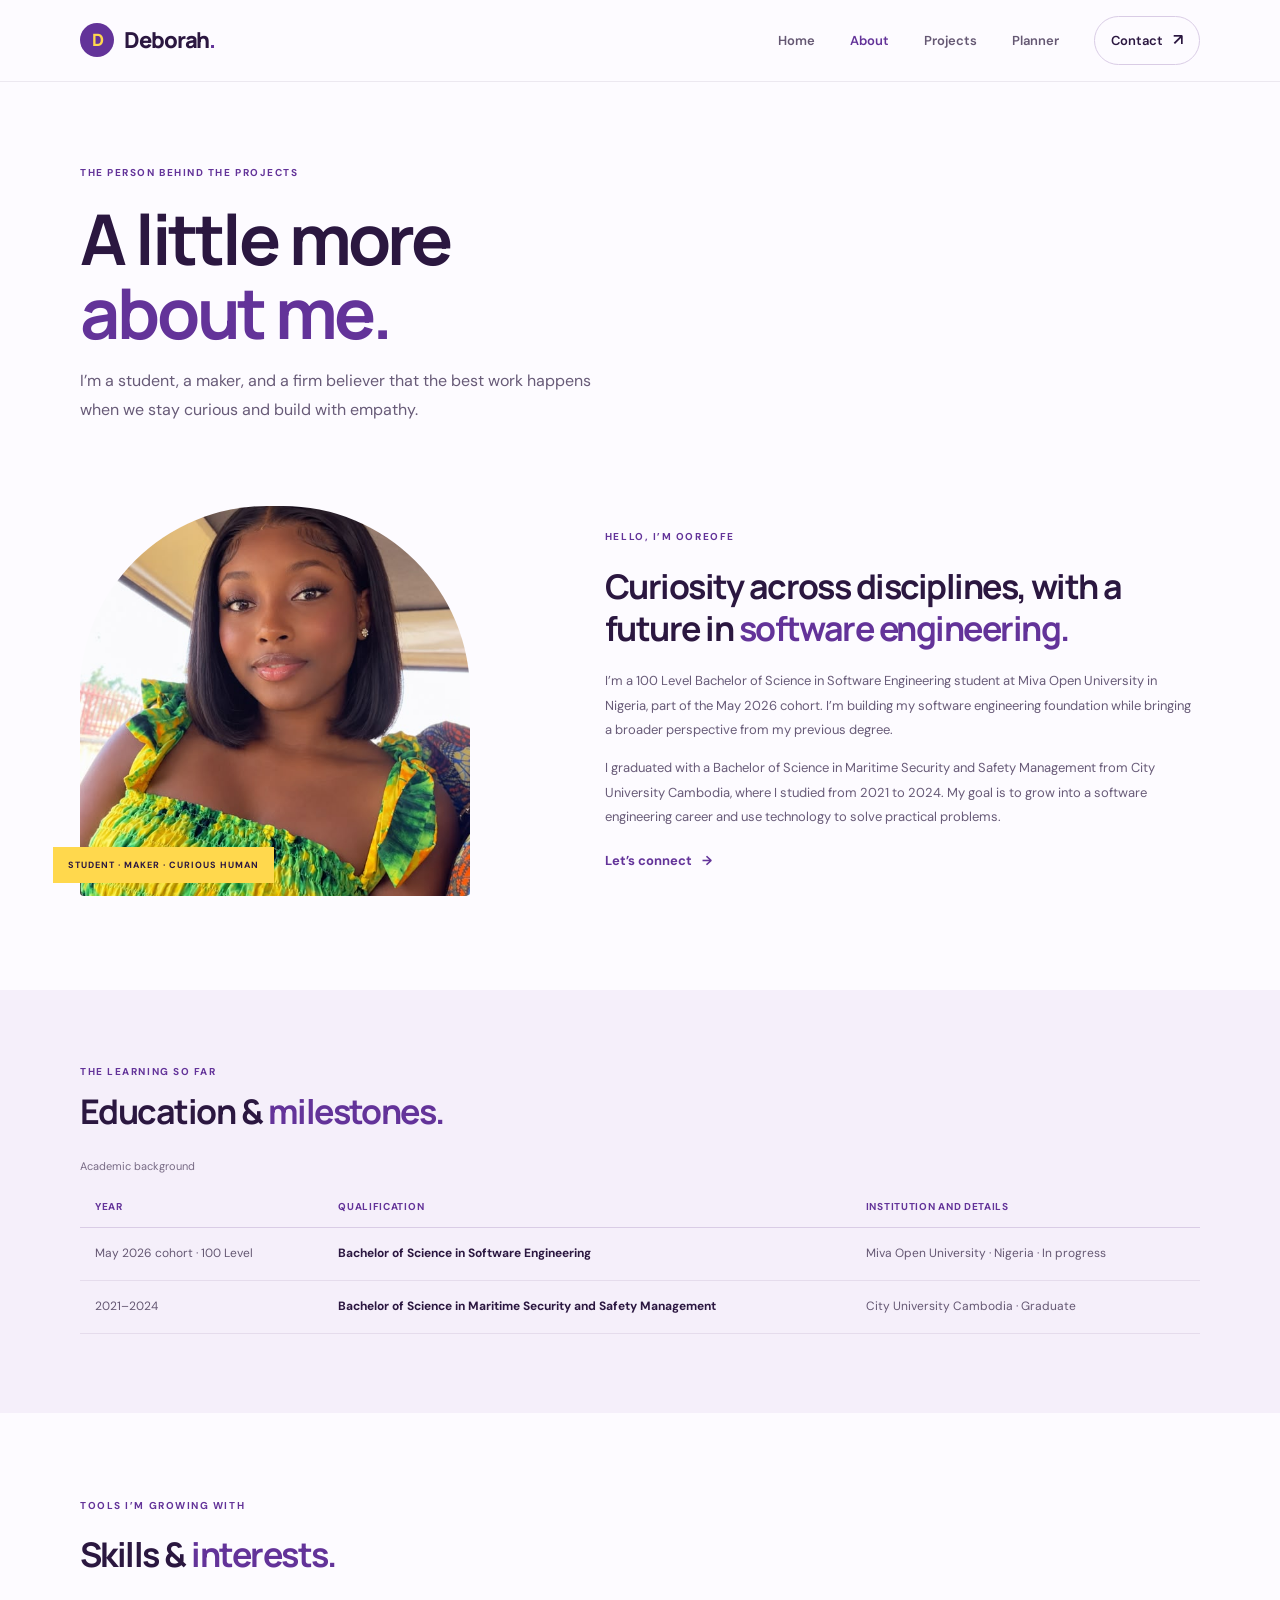
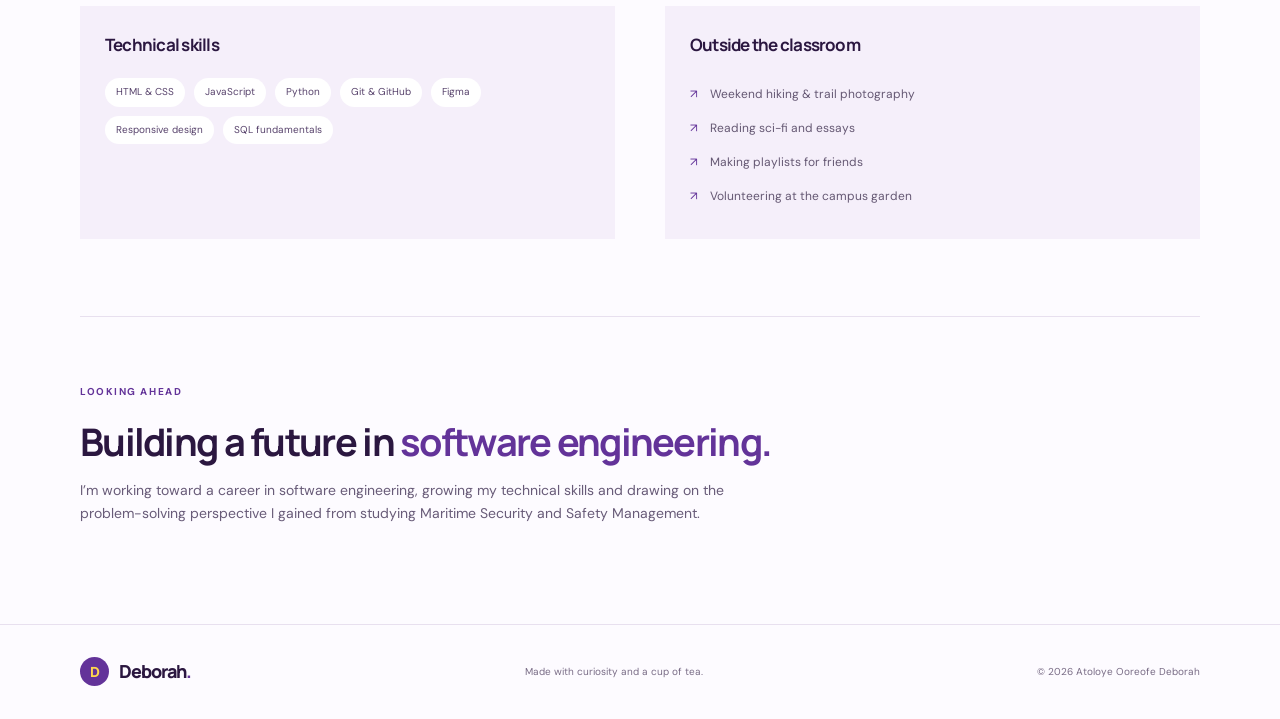
<file: about.html>
<!doctype html>
<html lang="en">
<head>
  <meta charset="utf-8"><meta name="viewport" content="width=device-width, initial-scale=1">
  <meta name="description" content="Learn about Atoloye Ooreofe Deborah's education, interests, career goals, and technical skills.">
  <title>About | Atoloye Ooreofe Deborah</title>
  <link rel="preconnect" href="https://fonts.googleapis.com"><link rel="preconnect" href="https://fonts.gstatic.com" crossorigin>
  <link href="https://fonts.googleapis.com/css2?family=DM+Sans:wght@400;500;600;700&family=Manrope:wght@400;500;600;700;800&display=swap" rel="stylesheet">
  <link rel="stylesheet" href="styles.css"><script src="script.js" defer></script>
</head>
<body>
  <a class="skip-link" href="#main">Skip to content</a>
  <header class="site-header"><nav class="nav-wrap" aria-label="Main navigation"><a class="brand" href="index.html"><span class="brand-mark">D</span><span>Deborah<span class="brand-dot">.</span></span></a><button class="nav-toggle" type="button" aria-expanded="false" aria-controls="primary-nav"><span class="sr-only">Toggle navigation</span><span></span><span></span><span></span></button><ul class="nav-links" id="primary-nav"><li><a href="index.html">Home</a></li><li><a class="active" aria-current="page" href="about.html">About</a></li><li><a href="projects.html">Projects</a></li><li><a href="planner.html">Planner</a></li><li><a class="nav-contact" href="contact.html">Contact <span aria-hidden="true">↗</span></a></li></ul></nav></header>
  <main id="main">
    <section class="page-hero section-wrap"><p class="eyebrow">THE PERSON BEHIND THE PROJECTS</p><h1>A little more<br><span class="accent-text">about me.</span></h1><p class="page-lede">I’m a student, a maker, and a firm believer that the best work happens when we stay curious and build with empathy.</p></section>
    <section class="section-wrap about-layout">
      <div class="about-photo"><img src="assets/atoloye-ooreofe-deborah.jpg" alt="Portrait photograph of Atoloye Ooreofe Deborah" width="560" height="650"><div class="photo-label">STUDENT · MAKER · CURIOUS HUMAN</div></div>
      <div class="about-copy"><p class="eyebrow">HELLO, I’M OOREOFE</p><h2>Curiosity across disciplines, with a future in <span class="accent-text">software engineering.</span></h2><p>I’m a 100 Level Bachelor of Science in Software Engineering student at Miva Open University in Nigeria, part of the May 2026 cohort. I’m building my software engineering foundation while bringing a broader perspective from my previous degree.</p><p>I graduated with a Bachelor of Science in Maritime Security and Safety Management from City University Cambodia, where I studied from 2021 to 2024. My goal is to grow into a software engineering career and use technology to solve practical problems.</p><a class="text-link" href="contact.html">Let’s connect <span aria-hidden="true">→</span></a></div>
    </section>
    <section class="education-section"><div class="section-wrap"><div class="section-heading"><div><p class="eyebrow">THE LEARNING SO FAR</p><h2>Education &amp; <span class="accent-text">milestones.</span></h2></div></div>
      <div class="table-wrap"><table><caption>Academic background</caption><thead><tr><th scope="col">Year</th><th scope="col">Qualification</th><th scope="col">Institution and details</th></tr></thead><tbody><tr><td>May 2026 cohort · 100 Level</td><td>Bachelor of Science in Software Engineering</td><td>Miva Open University · Nigeria · In progress</td></tr><tr><td>2021–2024</td><td>Bachelor of Science in Maritime Security and Safety Management</td><td>City University Cambodia · Graduate</td></tr></tbody></table></div>
    </div></section>
    <section class="section-wrap skills-section"><div><p class="eyebrow">TOOLS I’M GROWING WITH</p><h2>Skills &amp; <span class="accent-text">interests.</span></h2></div>
      <div class="skills-grid"><article class="skill-card"><h3>Technical skills</h3><ul class="tag-list"><li>HTML &amp; CSS</li><li>JavaScript</li><li>Python</li><li>Git &amp; GitHub</li><li>Figma</li><li>Responsive design</li><li>SQL fundamentals</li></ul></article><article class="skill-card"><h3>Outside the classroom</h3><ul class="interest-list"><li><span>↗</span> Weekend hiking &amp; trail photography</li><li><span>↗</span> Reading sci-fi and essays</li><li><span>↗</span> Making playlists for friends</li><li><span>↗</span> Volunteering at the campus garden</li></ul></article></div>
    </section>
    <section class="section-wrap aspirations"><p class="eyebrow">LOOKING AHEAD</p><h2>Building a future in <span class="accent-text">software engineering.</span></h2><p>I’m working toward a career in software engineering, growing my technical skills and drawing on the problem-solving perspective I gained from studying Maritime Security and Safety Management.</p></section>
  </main>
  <footer class="site-footer"><div class="section-wrap footer-inner"><a class="brand footer-brand" href="index.html"><span class="brand-mark">D</span><span>Deborah<span class="brand-dot">.</span></span></a><p>Made with curiosity and a cup of tea.</p><p>© <span data-year></span> Atoloye Ooreofe Deborah</p></div></footer>
</body>
</html>
</file>
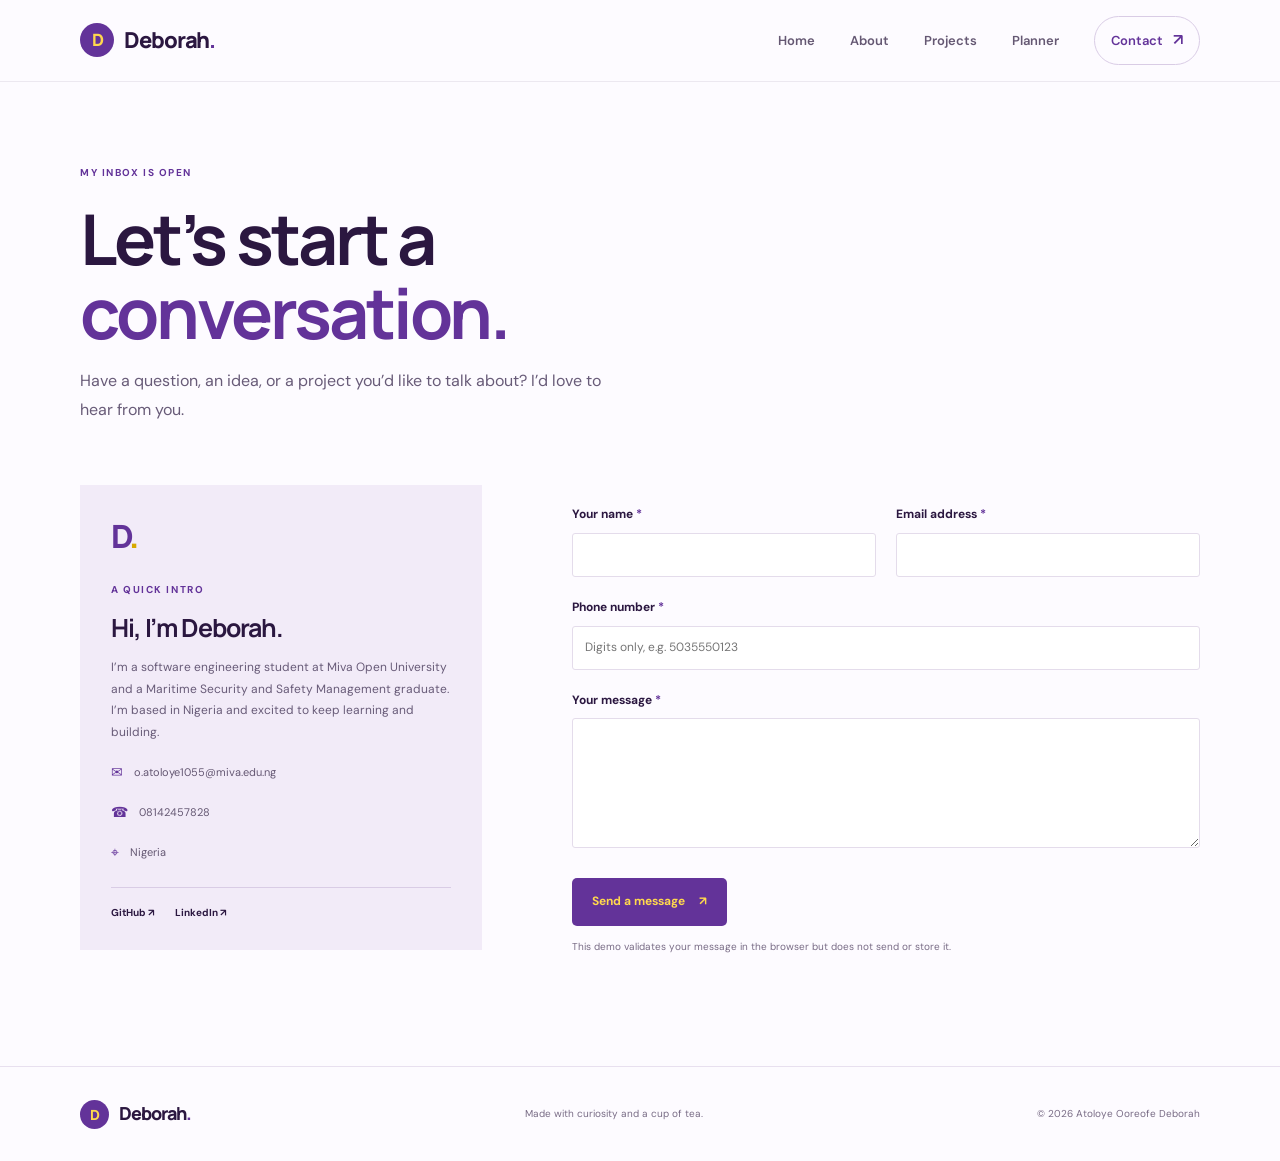
<file: contact.html>
<!doctype html>
<html lang="en">
<head>
  <meta charset="utf-8"><meta name="viewport" content="width=device-width, initial-scale=1">
  <meta name="description" content="Contact Atoloye Ooreofe Deborah about projects, collaboration, or just to say hello.">
  <title>Contact | Atoloye Ooreofe Deborah</title>
  <link rel="preconnect" href="https://fonts.googleapis.com"><link rel="preconnect" href="https://fonts.gstatic.com" crossorigin>
  <link href="https://fonts.googleapis.com/css2?family=DM+Sans:wght@400;500;600;700&family=Manrope:wght@400;500;600;700;800&display=swap" rel="stylesheet">
  <link rel="stylesheet" href="styles.css"><script src="script.js" defer></script>
</head>
<body>
  <a class="skip-link" href="#main">Skip to content</a>
  <header class="site-header"><nav class="nav-wrap" aria-label="Main navigation"><a class="brand" href="index.html"><span class="brand-mark">D</span><span>Deborah<span class="brand-dot">.</span></span></a><button class="nav-toggle" type="button" aria-expanded="false" aria-controls="primary-nav"><span class="sr-only">Toggle navigation</span><span></span><span></span><span></span></button><ul class="nav-links" id="primary-nav"><li><a href="index.html">Home</a></li><li><a href="about.html">About</a></li><li><a href="projects.html">Projects</a></li><li><a href="planner.html">Planner</a></li><li><a class="nav-contact active" aria-current="page" href="contact.html">Contact <span aria-hidden="true">↗</span></a></li></ul></nav></header>
  <main id="main">
    <section class="page-hero section-wrap contact-hero"><p class="eyebrow">MY INBOX IS OPEN</p><h1>Let’s start a<br><span class="accent-text">conversation.</span></h1><p class="page-lede">Have a question, an idea, or a project you’d like to talk about? I’d love to hear from you.</p></section>
    <section class="section-wrap contact-layout">
      <aside class="contact-aside"><div class="contact-mark">D<span>.</span></div><p class="eyebrow">A QUICK INTRO</p><h2>Hi, I’m Deborah.</h2><p>I’m a software engineering student at Miva Open University and a Maritime Security and Safety Management graduate. I’m based in Nigeria and excited to keep learning and building.</p><div class="contact-detail"><span>✉</span><a href="mailto:o.atoloye1055@miva.edu.ng">o.atoloye1055@miva.edu.ng</a></div><div class="contact-detail"><span>☎</span><a href="tel:08142457828">08142457828</a></div><div class="contact-detail"><span>⌖</span><span>Nigeria</span></div><div class="contact-social"><a href="https://github.com/" target="_blank" rel="noopener noreferrer">GitHub ↗</a><a href="https://www.linkedin.com/" target="_blank" rel="noopener noreferrer">LinkedIn ↗</a></div></aside>
      <div class="contact-form-panel">
        <form id="contact-form" novalidate>
          <div class="form-row"><div class="field-group"><label for="name">Your name <span>*</span></label><input id="name" name="name" type="text" autocomplete="name" required><small class="field-error" id="name-error"></small></div><div class="field-group"><label for="email">Email address <span>*</span></label><input id="email" name="email" type="email" autocomplete="email" required><small class="field-error" id="email-error"></small></div></div>
          <div class="field-group"><label for="phone">Phone number <span>*</span></label><input id="phone" name="phone" type="tel" inputmode="numeric" autocomplete="tel" placeholder="Digits only, e.g. 5035550123" required><small class="field-error" id="phone-error"></small></div>
          <div class="field-group"><label for="message">Your message <span>*</span></label><textarea id="message" name="message" rows="5" required></textarea><small class="field-error" id="message-error"></small></div>
          <button class="button button-dark submit-button" type="submit">Send a message <span aria-hidden="true">↗</span></button>
          <p id="contact-status" class="contact-status" role="status" aria-live="polite">This demo validates your message in the browser but does not send or store it.</p>
        </form>
      </div>
    </section>
  </main>
  <footer class="site-footer"><div class="section-wrap footer-inner"><a class="brand footer-brand" href="index.html"><span class="brand-mark">D</span><span>Deborah<span class="brand-dot">.</span></span></a><p>Made with curiosity and a cup of tea.</p><p>© <span data-year></span> Atoloye Ooreofe Deborah</p></div></footer>
</body>
</html>
</file>
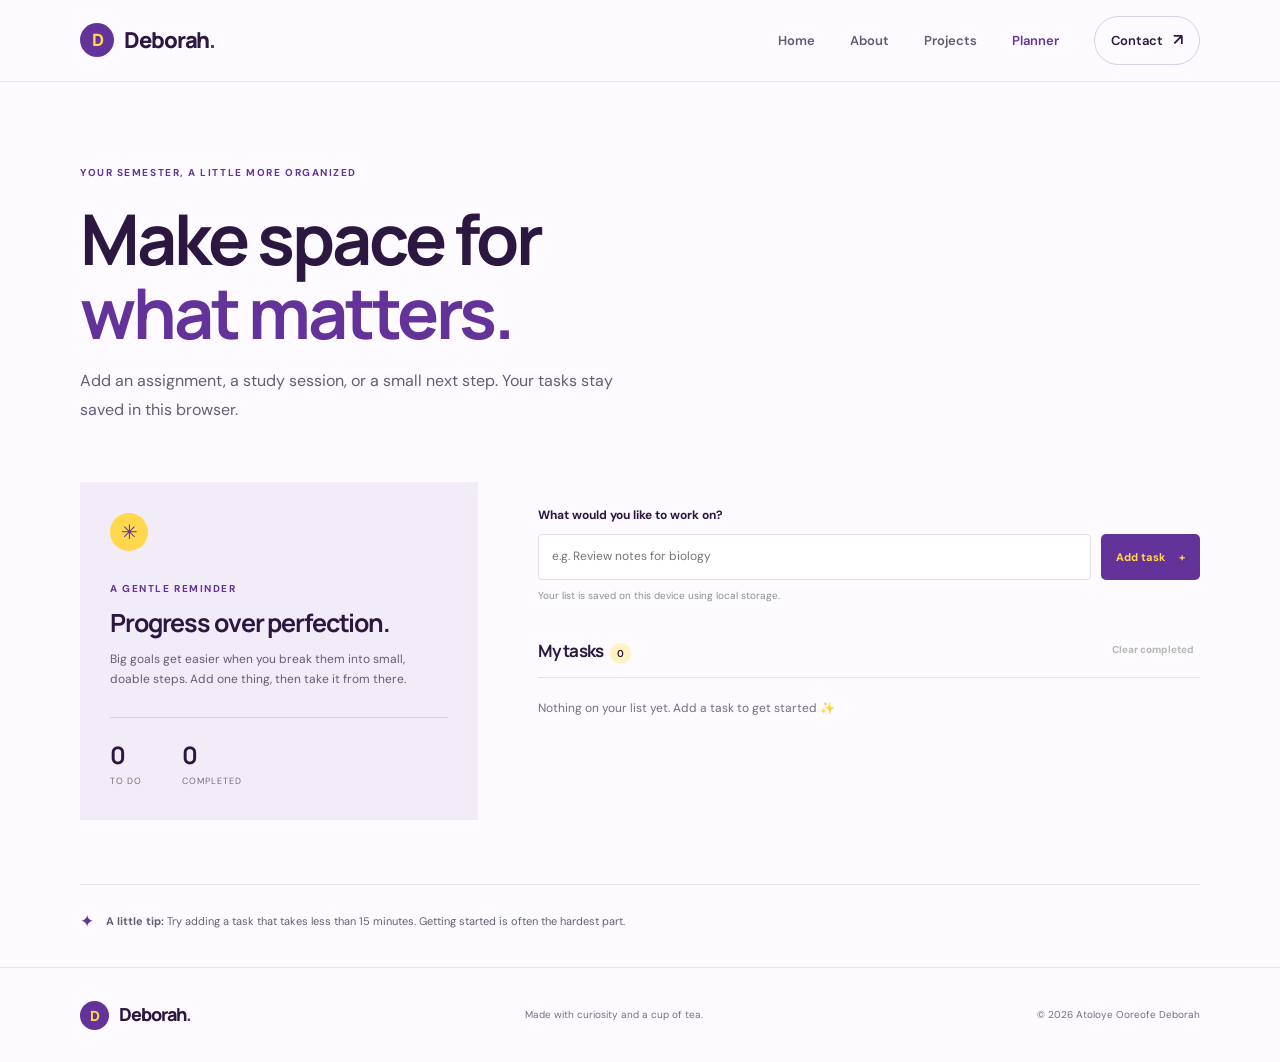
<file: planner.html>
<!doctype html>
<html lang="en">
<head>
  <meta charset="utf-8"><meta name="viewport" content="width=device-width, initial-scale=1">
  <meta name="description" content="Organize classes, assignments, and study sessions with Atoloye Ooreofe Deborah's interactive academic planner.">
  <title>Academic Planner | Atoloye Ooreofe Deborah</title>
  <link rel="preconnect" href="https://fonts.googleapis.com"><link rel="preconnect" href="https://fonts.gstatic.com" crossorigin>
  <link href="https://fonts.googleapis.com/css2?family=DM+Sans:wght@400;500;600;700&family=Manrope:wght@400;500;600;700;800&display=swap" rel="stylesheet">
  <link rel="stylesheet" href="styles.css"><script src="script.js" defer></script>
</head>
<body>
  <a class="skip-link" href="#main">Skip to content</a>
  <header class="site-header"><nav class="nav-wrap" aria-label="Main navigation"><a class="brand" href="index.html"><span class="brand-mark">D</span><span>Deborah<span class="brand-dot">.</span></span></a><button class="nav-toggle" type="button" aria-expanded="false" aria-controls="primary-nav"><span class="sr-only">Toggle navigation</span><span></span><span></span><span></span></button><ul class="nav-links" id="primary-nav"><li><a href="index.html">Home</a></li><li><a href="about.html">About</a></li><li><a href="projects.html">Projects</a></li><li><a class="active" aria-current="page" href="planner.html">Planner</a></li><li><a class="nav-contact" href="contact.html">Contact <span aria-hidden="true">↗</span></a></li></ul></nav></header>
  <main id="main">
    <section class="page-hero section-wrap planner-hero"><p class="eyebrow">YOUR SEMESTER, A LITTLE MORE ORGANIZED</p><h1>Make space for<br><span class="accent-text">what matters.</span></h1><p class="page-lede">Add an assignment, a study session, or a small next step. Your tasks stay saved in this browser.</p></section>
    <section class="section-wrap planner-layout">
      <div class="planner-side"><span class="planner-icon">✳</span><p class="eyebrow">A GENTLE REMINDER</p><h2>Progress over perfection.</h2><p>Big goals get easier when you break them into small, doable steps. Add one thing, then take it from there.</p><div class="planner-stats"><div><strong id="remaining-count">0</strong><span>TO DO</span></div><div><strong id="completed-count">0</strong><span>COMPLETED</span></div></div></div>
      <div class="planner-board">
        <form id="task-form" class="task-form">
          <label for="task-input">What would you like to work on?</label>
          <div class="task-input-row"><input id="task-input" name="task" type="text" maxlength="120" placeholder="e.g. Review notes for biology" required><button class="button button-dark" type="submit">Add task <span aria-hidden="true">+</span></button></div>
          <p class="form-hint">Your list is saved on this device using local storage.</p>
        </form>
        <div class="task-toolbar"><h2>My tasks <span id="task-total" class="task-total">0</span></h2><button id="clear-completed" class="clear-button" type="button">Clear completed</button></div>
        <ul id="task-list" class="task-list" aria-live="polite"></ul>
        <p id="empty-state" class="empty-state">Nothing on your list yet. Add a task to get started ✨</p>
        <p id="planner-status" class="sr-only" role="status"></p>
      </div>
    </section>
    <section class="section-wrap planner-tip"><span>✦</span><p><strong>A little tip:</strong> Try adding a task that takes less than 15 minutes. Getting started is often the hardest part.</p></section>
  </main>
  <footer class="site-footer"><div class="section-wrap footer-inner"><a class="brand footer-brand" href="index.html"><span class="brand-mark">D</span><span>Deborah<span class="brand-dot">.</span></span></a><p>Made with curiosity and a cup of tea.</p><p>© <span data-year></span> Atoloye Ooreofe Deborah</p></div></footer>
</body>
</html>
</file>
<file: styles.css>
:root{--ink:#2b1740;--muted:#685b78;--green:#633399;--green-dark:#48206f;--lime:#ffd84d;--paper:#fdfbff;--cream:#f5effa;--line:#e8e0ef;--white:#fff;--coral:#d7a900;--font-body:"DM Sans",sans-serif;--font-display:"Manrope",sans-serif}
*{box-sizing:border-box}
html{scroll-behavior:smooth}
body{margin:0;background:var(--paper);color:var(--ink);font-family:var(--font-body);font-size:16px;line-height:1.65;-webkit-font-smoothing:antialiased}
a{color:inherit;text-decoration:none}
button,input,textarea{font:inherit}
img{display:block;max-width:100%}
.section-wrap,.nav-wrap{width:min(1120px,calc(100% - 48px));margin-inline:auto}
.skip-link{position:absolute;top:-60px;left:16px;z-index:100;background:var(--ink);color:white;padding:10px 16px;border-radius:4px}
.skip-link:focus{top:12px}
.sr-only{position:absolute;width:1px;height:1px;padding:0;margin:-1px;overflow:hidden;clip:rect(0,0,0,0);white-space:nowrap;border:0}
.site-header{height:82px;border-bottom:1px solid rgba(43,23,64,.08);background:rgba(253,251,255,.96);position:sticky;top:0;z-index:20;backdrop-filter:blur(14px)}
.nav-wrap{height:100%;display:flex;align-items:center;justify-content:space-between}
.brand{display:inline-flex;align-items:center;gap:10px;font-family:var(--font-display);font-size:22px;font-weight:800;letter-spacing:-1.1px}
.brand-mark{display:grid;place-items:center;width:34px;height:34px;background:var(--green);color:var(--lime);font-size:17px;border-radius:50%}
.brand-dot,.accent-text{color:var(--green)}
.nav-links{list-style:none;margin:0;padding:0;display:flex;align-items:center;gap:35px;font-size:13px;font-weight:600;color:#655873}
.nav-links a{transition:color .2s ease}
.nav-links a:hover,.nav-links a.active{color:var(--green)}
.nav-links .nav-contact{display:inline-flex;gap:10px;align-items:center;border:1px solid #d9cce5;border-radius:30px;padding:10px 16px;color:var(--ink)}
.nav-contact span{font-size:16px}
.nav-toggle{display:none}
.hero{min-height:610px;display:grid;grid-template-columns:1.08fr .92fr;align-items:center;gap:58px;padding-block:64px 74px}
.eyebrow{font-size:10px;font-weight:700;letter-spacing:1.55px;color:var(--green);margin:0 0 19px}
.status-dot{display:inline-block;width:7px;height:7px;margin-right:7px;background:#d7a900;border-radius:50%;box-shadow:0 0 0 4px #fff3c2}
h1,h2,h3,p{margin-top:0}
h1,h2,h3{font-family:var(--font-display);letter-spacing:-.045em}
.hero h1,.page-hero h1{font-size:clamp(48px,6vw,76px);line-height:1.06;margin:0 0 24px;font-weight:700}
.hero-intro{max-width:490px;color:var(--muted);font-size:17px;line-height:1.8;margin-bottom:29px}
.hero-actions{display:flex;gap:26px;align-items:center}
.button{display:inline-flex;align-items:center;justify-content:center;gap:14px;border:0;border-radius:5px;padding:14px 20px;font-size:13px;font-weight:700;cursor:pointer;transition:background .2s ease,transform .2s ease}
.button:hover{transform:translateY(-2px)}
.button-dark{background:var(--green);color:var(--lime)}
.button-dark:hover{background:var(--green-dark)}
.text-link{display:inline-flex;gap:10px;align-items:center;color:var(--green);font-size:13px;font-weight:700}
.text-link span{transition:transform .2s ease}
.text-link:hover span{transform:translateX(4px)}
.hero-note{display:flex;gap:12px;align-items:center;margin-top:47px;color:var(--muted);font-size:11px}
.note-line{width:28px;height:1px;background:var(--coral)}
.hero-visual{position:relative;width:min(100%,440px);justify-self:end;padding:0 25px 25px 0}
.photo-frame{height:480px;overflow:hidden;background:#e8eadc;border-radius:48% 48% 5px 5px}
.photo-frame img{width:100%;height:100%;object-fit:cover}
.floating-card{position:absolute;bottom:57px;left:-44px;background:#fff;padding:15px 20px;display:flex;align-items:center;gap:12px;box-shadow:0 12px 38px rgba(43,23,64,.1);border-radius:5px}
.floating-icon{display:grid;place-items:center;width:35px;height:35px;border-radius:50%;background:#fff3c2;color:var(--green);font-size:20px}
.floating-card strong,.floating-card small{display:block}
.floating-card strong{font-size:11px}
.floating-card small{font-size:10px;color:var(--muted)}
.visual-caption{position:absolute;right:0;bottom:0;font-size:9px;letter-spacing:1.4px;color:#685b78}
.intro-strip{background:#f2ebf8}
.strip-inner{min-height:86px;display:flex;align-items:center;gap:48px}
.strip-inner>p{margin:0;color:var(--green);font-weight:700;font-size:11px}
.strip-inner ul{display:flex;gap:50px;list-style:none;padding:0;margin:0;color:#655873;font-size:12px}
.strip-inner li:before{content:"✳";color:#9a6ac2;margin-right:9px}
.home-content{padding-block:95px 100px}
.section-heading{display:flex;justify-content:space-between;align-items:end;margin-bottom:32px}
.section-heading .eyebrow{margin-bottom:10px}
.section-heading h2,.video-layout h2,.home-cta h2,.skills-section h2,.aspirations h2{font-size:38px;line-height:1.2;margin:0}
.home-grid{display:grid;grid-template-columns:repeat(3,1fr);border-top:1px solid var(--line);border-bottom:1px solid var(--line)}
.home-card{padding:27px 30px 30px 0}
.home-card+.home-card{border-left:1px solid var(--line);padding-left:30px}
.card-number{font-size:9px;letter-spacing:1.1px;color:#786b85;font-weight:700}
.home-card h3{font-size:21px;margin:19px 0 11px}
.home-card p{font-size:13px;color:var(--muted);min-height:65px}
.home-card>a{font-size:11px;font-weight:700;color:var(--green)}
.home-card>a span{margin-left:4px}
.video-section{background:#f5effa;padding:80px 0}
.video-layout{display:grid;grid-template-columns:.72fr 1.28fr;align-items:center;gap:75px}
.video-layout h2{margin:0 0 16px}
.muted{color:var(--muted);font-size:14px}
.video-frame video{width:100%;height:auto;max-height:350px;object-fit:cover;background:#eee4f5;border-radius:4px}
.media-caption{margin:8px 0 0;color:#786b85;font-size:10px}
.home-cta,.project-cta{text-align:center;padding-block:83px 92px}
.home-cta .eyebrow,.project-cta .eyebrow{margin-bottom:11px}
.home-cta h2,.project-cta h2{margin-bottom:26px}
.site-footer{border-top:1px solid var(--line)}
.footer-inner{min-height:94px;display:flex;align-items:center;justify-content:space-between}
.footer-brand{font-size:18px}
.footer-brand .brand-mark{width:29px;height:29px;font-size:14px}
.footer-inner p{font-size:10px;color:#786b85;margin:0}
.page-hero{padding-block:83px 47px}
.page-hero h1{font-size:clamp(48px,6vw,70px);margin-bottom:18px}
.page-lede{max-width:545px;color:var(--muted);font-size:16px;line-height:1.8;margin-bottom:0}
.about-layout{display:grid;grid-template-columns:.85fr 1.15fr;gap:85px;align-items:center;padding-block:35px 94px}
.about-photo{position:relative;max-width:390px}
.about-photo img{width:100%;height:390px;object-fit:cover;border-radius:48% 48% 4px 4px;background:#eee4f5}
.photo-label{position:absolute;bottom:13px;left:-27px;background:var(--lime);color:var(--ink);padding:11px 15px;font-size:9px;font-weight:700;letter-spacing:1px}
.about-copy h2{font-size:34px;line-height:1.25;margin-bottom:19px}
.about-copy>p:not(.eyebrow){font-size:13px;color:var(--muted);line-height:1.9}
.about-copy .text-link{margin-top:7px}
.education-section{background:#f5effa;padding-block:74px 79px}
.education-section .section-heading{margin-bottom:25px}
.education-section .section-heading h2{font-size:34px}
.table-wrap{overflow-x:auto}
table{width:100%;border-collapse:collapse;text-align:left;font-size:12px}
caption{text-align:left;color:#786b85;font-size:11px;padding-bottom:12px}
th{padding:12px 15px;color:var(--green);font-size:10px;letter-spacing:.7px;text-transform:uppercase;border-bottom:1px solid #d9cce5}
td{padding:16px 15px;border-bottom:1px solid #e5dcec;color:#655873}
td:nth-child(2){font-weight:700;color:var(--ink)}
.skills-section{padding-block:85px 77px}
.skills-section h2{font-size:34px}
.skills-grid{display:grid;grid-template-columns:1fr 1fr;gap:50px;margin-top:32px}
.skill-card{padding:25px;background:#f5effa}
.skill-card h3{font-size:17px;margin-bottom:19px}
.tag-list{list-style:none;display:flex;flex-wrap:wrap;gap:9px;padding:0;margin:0}
.tag-list li,.project-tags li{padding:6px 11px;border-radius:30px;background:#fff;color:#58436c;font-size:10px}
.interest-list{list-style:none;padding:0;margin:0}
.interest-list li{font-size:12px;color:#655873;padding:7px 0}
.interest-list li span{color:var(--green);margin-right:9px}
.aspirations{border-top:1px solid var(--line);padding-block:67px 85px;max-width:1120px}
.aspirations h2{margin-bottom:14px}
.aspirations>p:last-child{max-width:700px;color:var(--muted);font-size:14px}
.projects-grid{display:grid;grid-template-columns:repeat(3,1fr);gap:25px;padding-block:21px 45px}
.project-card{padding-bottom:22px}
.project-image{display:block;overflow:hidden;background:#eee4f5;border-radius:4px;margin-bottom:18px}
.project-image img{width:100%;aspect-ratio:1.38;object-fit:cover;transition:transform .35s ease}
.project-image:hover img{transform:scale(1.035)}
.project-meta{display:flex;justify-content:space-between;color:#786b85;font-size:9px;font-weight:700;letter-spacing:.8px}
.project-card h2{font-size:21px;margin:10px 0 8px}
.project-card>p{font-size:12px;color:var(--muted);line-height:1.8;min-height:86px}
.project-tags{display:flex;gap:7px;list-style:none;padding:0;margin:14px 0 18px;flex-wrap:wrap}
.project-tags li{font-size:9px;background:#f2ebf8}
.project-card>.text-link{font-size:11px}
.project-note{display:flex;gap:17px;align-items:flex-start;padding:22px;background:#f2ebf8;margin-bottom:11px}
.note-star{color:var(--green);font-size:21px}
.project-note h2{font-size:15px;margin:0 0 4px}
.project-note p{font-size:11px;color:var(--muted);margin:0}
.project-cta{padding-top:70px}
.planner-hero{padding-bottom:36px}
.planner-layout{display:grid;grid-template-columns:.75fr 1.25fr;gap:60px;padding-block:22px 64px}
.planner-side{background:#f2ebf8;padding:31px 30px;align-self:start}
.planner-icon{display:grid;place-items:center;width:38px;height:38px;background:var(--lime);border-radius:50%;color:var(--green);font-size:20px;margin-bottom:30px}
.planner-side .eyebrow{margin-bottom:9px}
.planner-side h2{font-size:25px;line-height:1.25;margin-bottom:12px}
.planner-side>p:not(.eyebrow){font-size:12px;color:var(--muted)}
.planner-stats{border-top:1px solid #d9cce5;margin-top:27px;padding-top:17px;display:flex;gap:40px}
.planner-stats strong,.planner-stats span{display:block}
.planner-stats strong{font-family:var(--font-display);font-size:24px}
.planner-stats span{font-size:9px;color:#786b85;letter-spacing:1px}
.planner-board{padding:24px 0}
.task-form label,.field-group label{display:block;font-weight:700;font-size:12px;margin-bottom:8px}
.task-input-row{display:flex;gap:10px}
.task-input-row input{min-width:0;flex:1;border:1px solid #e4dceb;border-radius:4px;padding:12px 13px;background:#fff;font-size:12px}
.task-input-row .button{white-space:nowrap;padding:12px 15px;font-size:11px}
.form-hint{font-size:10px;color:#89918b;margin:8px 0 0}
.task-toolbar{display:flex;justify-content:space-between;align-items:center;border-bottom:1px solid var(--line);margin-top:32px;padding-bottom:12px}
.task-toolbar h2{font-size:17px;margin:0}
.task-total{display:inline-grid;place-items:center;margin-left:4px;min-width:21px;height:21px;background:#fff3c2;border-radius:20px;font:600 10px var(--font-body);letter-spacing:0}
.clear-button{border:0;background:none;color:var(--green);font-size:10px;font-weight:700;cursor:pointer}
.clear-button:disabled{color:#b5b9b1;cursor:default}
.task-list{list-style:none;padding:0;margin:0}
.task-item{display:flex;align-items:center;gap:12px;min-height:53px;border-bottom:1px solid #ecece5}
.task-item input{accent-color:var(--green);width:16px;height:16px;cursor:pointer}
.task-item label{flex:1;font-size:12px;overflow-wrap:anywhere;cursor:pointer}
.task-item.is-complete label{text-decoration:line-through;color:#786b85}
.delete-task{border:0;background:none;color:#879088;font-size:10px;cursor:pointer;padding:8px}
.delete-task:hover{color:#ad594a}
.empty-state{padding:21px 0;color:#786b85;font-size:12px}
.empty-state[hidden]{display:none}
.planner-tip{display:flex;gap:12px;align-items:center;border-top:1px solid var(--line);padding-block:22px 32px;color:#685b78;font-size:11px}
.planner-tip span{color:var(--green);font-size:17px}
.planner-tip p{margin:0}
.contact-hero{padding-bottom:38px}
.contact-layout{display:grid;grid-template-columns:.78fr 1.22fr;gap:90px;padding-block:23px 91px}
.contact-aside{background:#f2ebf8;padding:29px 31px;align-self:start}
.contact-mark{font:800 32px var(--font-display);color:var(--green);margin-bottom:24px;letter-spacing:-3px}
.contact-mark span{color:#d7a900}
.contact-aside .eyebrow{margin-bottom:8px}
.contact-aside h2{font-size:25px;margin-bottom:9px}
.contact-aside>p:not(.eyebrow){font-size:12px;color:var(--muted);line-height:1.8}
.contact-detail{display:flex;gap:11px;align-items:center;margin-top:17px;font-size:11px;color:#655873}
.contact-detail>span:first-child{color:var(--green);font-size:14px}
.contact-detail a:hover,.contact-social a:hover{color:var(--green)}
.contact-social{display:flex;gap:20px;border-top:1px solid #d9cce5;margin-top:23px;padding-top:17px;font-size:10px;font-weight:700}
.contact-form-panel{padding:20px 0}
.form-row{display:grid;grid-template-columns:1fr 1fr;gap:20px}
.field-group{margin-bottom:21px}
.field-group label span{color:var(--green)}
.field-group input,.field-group textarea{width:100%;border:1px solid #e4dceb;border-radius:3px;background:#fff;padding:11px 12px;font-size:12px;color:var(--ink);outline:none;transition:border-color .2s ease,box-shadow .2s ease}
.field-group textarea{resize:vertical;min-height:130px}
.field-group input:focus,.field-group textarea:focus,.task-input-row input:focus{border-color:#9a6ac2;box-shadow:0 0 0 3px rgba(99,51,153,.1);outline:none}
.field-group [aria-invalid=true]{border-color:#bd5547}
.field-error{display:block;color:#a43e32;font-size:10px;min-height:0;margin-top:4px}
.field-error:empty{display:none}
.submit-button{font-size:12px}
.contact-status{font-size:10px;color:#786b85;margin:13px 0 0}
@media(max-width:850px){.section-wrap,.nav-wrap{width:min(100% - 40px,700px)}.nav-links{gap:20px}.hero{gap:30px;min-height:550px}.photo-frame{height:410px}.hero-visual{padding-right:12px}.floating-card{left:-20px}.strip-inner{gap:25px}.strip-inner ul{gap:24px}.video-layout{gap:40px}.about-layout{gap:45px}.projects-grid{gap:18px}.project-card>p{min-height:115px}.planner-layout,.contact-layout{gap:36px}}
@media(max-width:650px){.section-wrap,.nav-wrap{width:calc(100% - 36px)}.site-header{height:70px}.nav-toggle{display:flex;width:40px;height:40px;flex-direction:column;justify-content:center;align-items:center;gap:5px;border:1px solid var(--line);border-radius:4px;background:transparent;cursor:pointer}.nav-toggle>span:not(.sr-only){width:17px;height:1.5px;background:var(--ink);transition:transform .2s ease}.nav-toggle[aria-expanded=true]>span:nth-of-type(2){transform:translateY(6.5px) rotate(45deg)}.nav-toggle[aria-expanded=true]>span:nth-of-type(3){opacity:0}.nav-toggle[aria-expanded=true]>span:nth-of-type(4){transform:translateY(-6.5px) rotate(-45deg)}.nav-links{display:none;position:absolute;top:69px;left:0;right:0;padding:15px 18px 20px;background:var(--paper);border-bottom:1px solid var(--line);align-items:stretch;gap:0}.nav-links.is-open{display:flex;flex-direction:column}.nav-links li a{display:flex;padding:11px 7px}.nav-links .nav-contact{border:0;padding:11px 7px}.hero{grid-template-columns:1fr;padding-block:55px 54px;gap:36px}.hero h1,.page-hero h1{font-size:clamp(46px,13vw,66px)}.hero-intro{font-size:15px}.hero-note{margin-top:30px}.hero-visual{width:min(90%,390px);justify-self:center}.photo-frame{height:390px}.floating-card{left:-25px;bottom:48px;padding:12px}.visual-caption{right:0}.strip-inner{padding-block:19px;display:block}.strip-inner>p{margin-bottom:12px}.strip-inner ul{flex-wrap:wrap;gap:8px 20px;font-size:11px}.home-content{padding-block:68px}.section-heading{align-items:flex-start;gap:15px;flex-direction:column}.section-heading h2,.video-layout h2,.home-cta h2,.skills-section h2,.aspirations h2{font-size:30px}.home-grid{grid-template-columns:1fr}.home-card,.home-card+.home-card{padding:22px 0;border-left:0;border-bottom:1px solid var(--line)}.home-card:last-child{border-bottom:0}.home-card p{min-height:0}.video-section{padding:58px 0}.video-layout{grid-template-columns:1fr;gap:24px}.home-cta,.project-cta{padding-block:60px}.footer-inner{padding-block:20px;gap:10px;flex-wrap:wrap}.footer-inner p{font-size:9px}.page-hero{padding-block:58px 28px}.page-lede{font-size:14px}.about-layout{grid-template-columns:1fr;gap:35px;padding-block:23px 64px}.about-photo{width:min(86%,350px);margin-inline:auto}.about-photo img{height:auto;aspect-ratio:1/1.05}.photo-label{left:-13px}.about-copy h2{font-size:29px}.education-section{padding-block:55px}.table-wrap{margin-inline:-4px}table{min-width:600px}.skills-section{padding-block:58px}.skills-grid{grid-template-columns:1fr;gap:14px}.aspirations{padding-block:50px 63px}.projects-grid{grid-template-columns:1fr;gap:28px;padding-top:15px}.project-card>p{min-height:0}.project-image img{aspect-ratio:1.55}.project-note{padding:17px}.planner-hero{padding-bottom:15px}.planner-layout{grid-template-columns:1fr;gap:5px;padding-block:15px 35px}.planner-side{padding:22px}.planner-icon{margin-bottom:18px}.planner-board{padding-top:27px}.task-input-row{align-items:stretch}.task-input-row .button{padding-inline:11px}.contact-hero{padding-bottom:15px}.contact-layout{grid-template-columns:1fr;gap:12px;padding-block:15px 55px}.contact-aside{padding:23px}.contact-form-panel{padding-top:24px}.form-row{grid-template-columns:1fr;gap:0}}
@media(prefers-reduced-motion:reduce){*,*::before,*::after{scroll-behavior:auto!important;transition:none!important;animation:none!important}}
</file>
